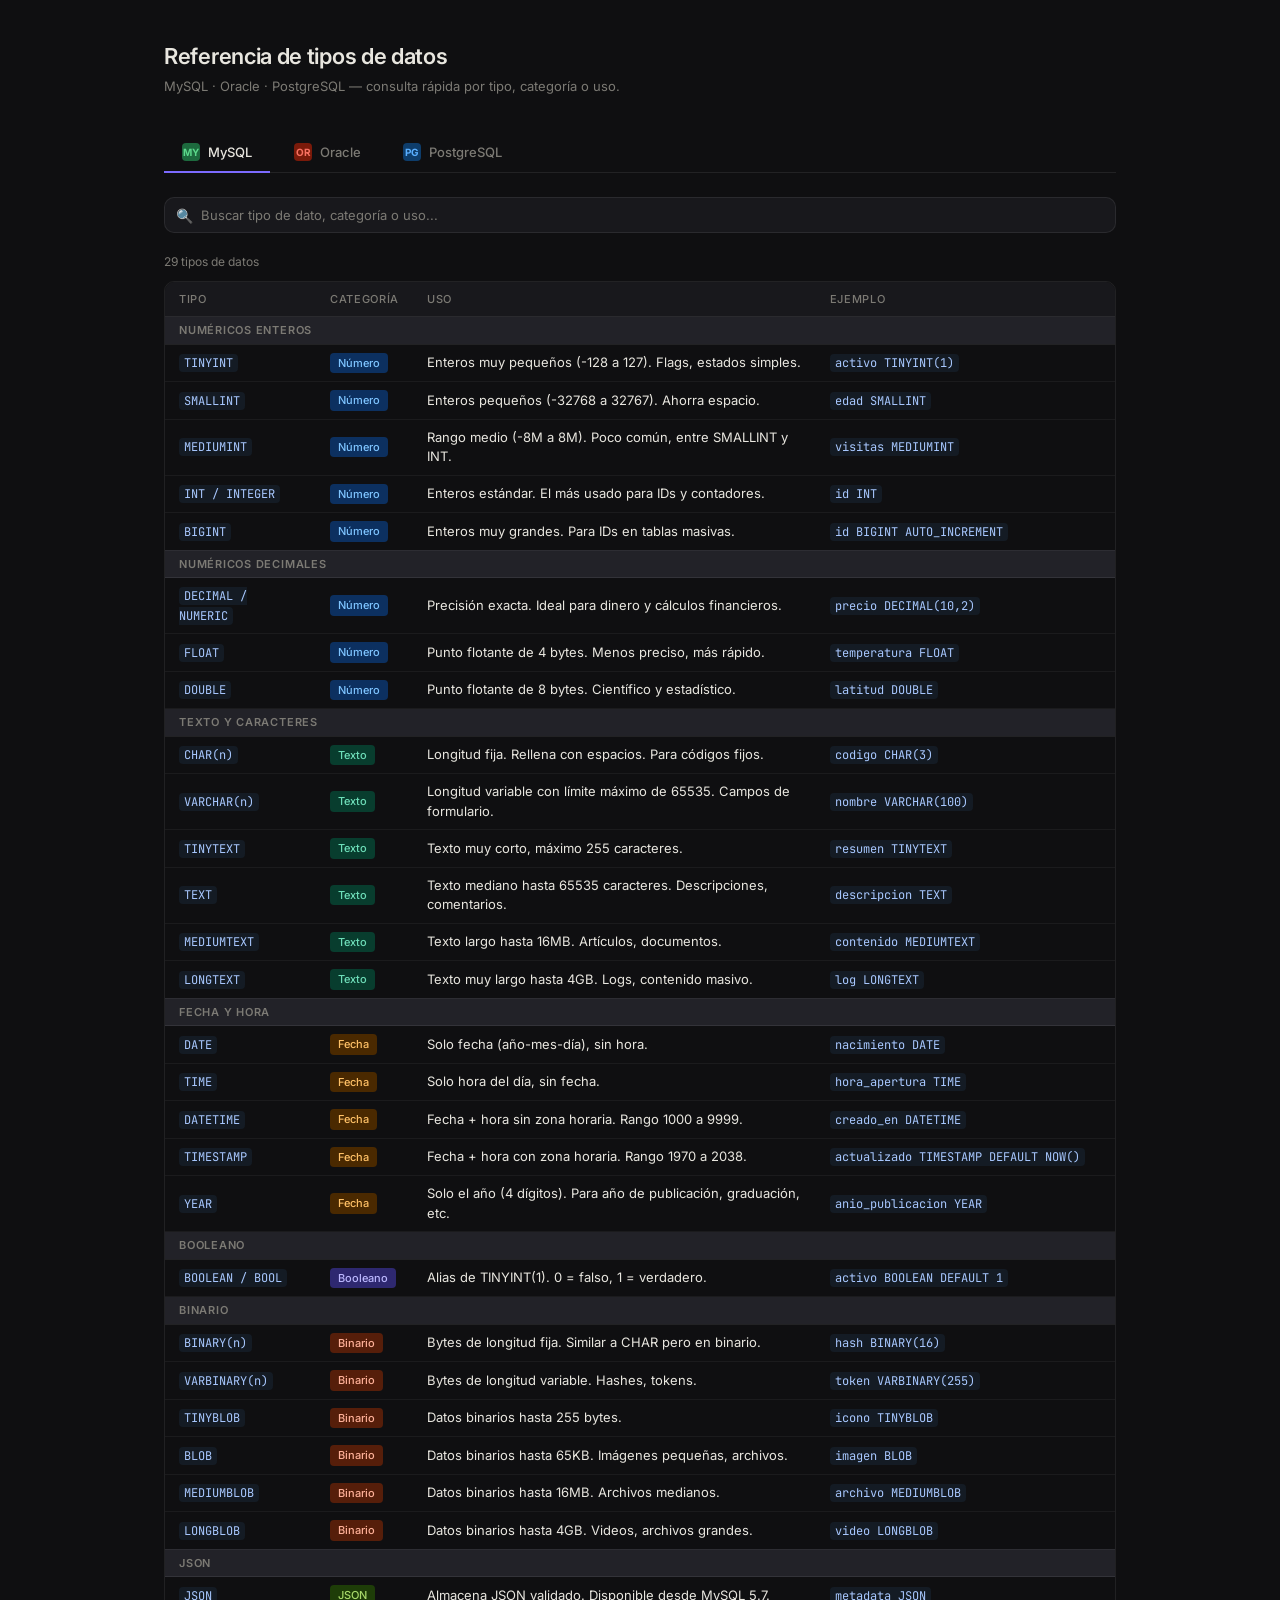
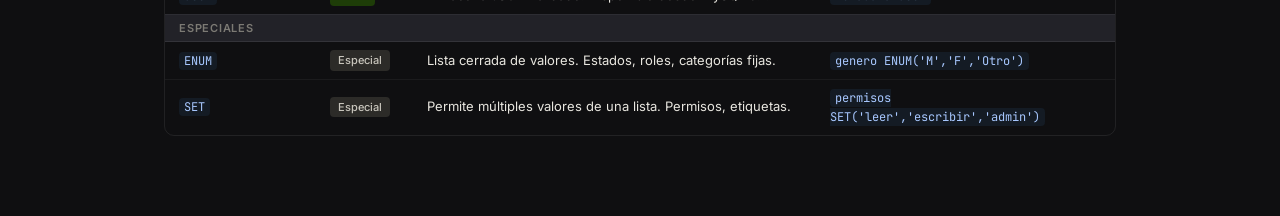
<file: index.html>
<!DOCTYPE html>
<html lang="es">
<head>
  <meta charset="UTF-8">
  <meta name="viewport" content="width=device-width, initial-scale=1.0">
  <meta name="description" content="Referencia rápida de tipos de datos para MySQL, Oracle y PostgreSQL. Consulta categorías, uso y ejemplos de cada tipo.">
  <title>Tipos de Datos — administracionBD</title>
  <link rel="stylesheet" href="css/styles.css">
</head>
<body>
  <div class="wrapper">

    <header>
      <h1>Referencia de tipos de datos</h1>
      <p>MySQL · Oracle · PostgreSQL — consulta rápida por tipo, categoría o uso.</p>
    </header>

    <nav class="tab-nav" id="tab-nav" role="tablist" aria-label="Bases de datos"></nav>

    <div id="panels"></div>

  </div>

  <script src="js/app.js"></script>
</body>
</html>
</file>
<file: css/styles.css>
/* ─── Google Fonts ─────────────────────────────────────────── */
@import url('https://fonts.googleapis.com/css2?family=Inter:wght@400;500;600&family=JetBrains+Mono:wght@400;500&display=swap');

/* ─── Tokens ────────────────────────────────────────────────── */
:root {
  --bg:        #0f0f11;
  --bg2:       #18181c;
  --bg3:       #222228;
  --border:    rgba(255,255,255,0.08);
  --border2:   rgba(255,255,255,0.05);
  --text:      #e8e6df;
  --muted:     #7c7a74;
  --accent:    #7c6aff;
  --accent2:   #4f9fff;
  --font:      'Inter', system-ui, sans-serif;
  --mono:      'JetBrains Mono', 'Courier New', monospace;
  --radius:    10px;
  --radius-sm: 6px;
}

/* ─── Reset ─────────────────────────────────────────────────── */
*, *::before, *::after { box-sizing: border-box; margin: 0; padding: 0; }

body {
  font-family: var(--font);
  background: var(--bg);
  color: var(--text);
  min-height: 100vh;
  line-height: 1.5;
}

/* ─── Layout ─────────────────────────────────────────────────── */
.wrapper {
  max-width: 1000px;
  margin: 0 auto;
  padding: 40px 24px 80px;
}

/* ─── Header ─────────────────────────────────────────────────── */
header {
  margin-bottom: 36px;
}

header h1 {
  font-size: 22px;
  font-weight: 600;
  letter-spacing: -0.3px;
  color: var(--text);
}

header p {
  font-size: 13px;
  color: var(--muted);
  margin-top: 4px;
}

/* ─── Tab nav ────────────────────────────────────────────────── */
.tab-nav {
  display: flex;
  gap: 6px;
  border-bottom: 1px solid var(--border);
  margin-bottom: 24px;
}

.tab-btn {
  display: flex;
  align-items: center;
  gap: 8px;
  padding: 10px 18px;
  border: none;
  background: transparent;
  color: var(--muted);
  font-family: var(--font);
  font-size: 13px;
  font-weight: 500;
  cursor: pointer;
  border-bottom: 2px solid transparent;
  margin-bottom: -1px;
  border-radius: var(--radius-sm) var(--radius-sm) 0 0;
  transition: color 0.15s, border-color 0.15s, background 0.15s;
}

.tab-btn:hover {
  color: var(--text);
  background: var(--bg2);
}

.tab-btn.active {
  color: var(--text);
  border-bottom-color: var(--accent);
}

.tab-btn .db-icon {
  width: 18px;
  height: 18px;
  border-radius: 4px;
  display: flex;
  align-items: center;
  justify-content: center;
  font-size: 10px;
  font-weight: 700;
  flex-shrink: 0;
}

.db-icon.mysql    { background: #1d6a3e; color: #5dd98c; }
.db-icon.oracle   { background: #7a1a0a; color: #f87060; }
.db-icon.postgres { background: #0e3d6b; color: #5aafff; }

/* ─── Search ─────────────────────────────────────────────────── */
.search-wrap {
  position: relative;
  margin-bottom: 20px;
}

.search-icon {
  position: absolute;
  left: 12px;
  top: 50%;
  transform: translateY(-50%);
  color: var(--muted);
  font-size: 14px;
  pointer-events: none;
}

.search-box {
  width: 100%;
  padding: 9px 12px 9px 36px;
  background: var(--bg2);
  border: 1px solid var(--border);
  border-radius: var(--radius);
  color: var(--text);
  font-family: var(--font);
  font-size: 13px;
  outline: none;
  transition: border-color 0.15s;
}

.search-box::placeholder { color: var(--muted); }
.search-box:focus { border-color: var(--accent); }

/* ─── Panel ──────────────────────────────────────────────────── */
.tab-panel { display: none; }
.tab-panel.active { display: block; }

/* ─── Table ──────────────────────────────────────────────────── */
.table-wrap {
  border: 1px solid var(--border);
  border-radius: var(--radius);
  overflow: hidden;
}

.db-table {
  width: 100%;
  border-collapse: collapse;
  font-size: 13px;
}

.db-table thead th {
  background: var(--bg2);
  color: var(--muted);
  font-weight: 500;
  font-size: 11px;
  text-transform: uppercase;
  letter-spacing: 0.06em;
  padding: 9px 14px;
  text-align: left;
  border-bottom: 1px solid var(--border);
}

.db-table td {
  padding: 8px 14px;
  border-bottom: 1px solid var(--border2);
  vertical-align: middle;
}

.db-table tr.data-row:last-child td { border-bottom: none; }

.db-table tr.data-row:hover td { background: var(--bg2); }

/* category header */
.db-table tr.cat-row td {
  background: var(--bg3);
  color: var(--muted);
  font-size: 11px;
  font-weight: 600;
  text-transform: uppercase;
  letter-spacing: 0.07em;
  padding: 5px 14px;
  border-bottom: 1px solid var(--border);
}

/* ─── Code ───────────────────────────────────────────────────── */
code {
  font-family: var(--mono);
  font-size: 12px;
  color: #a8c8ff;
  background: rgba(79,159,255,0.08);
  padding: 1px 5px;
  border-radius: 4px;
}

/* ─── Badges ─────────────────────────────────────────────────── */
.badge {
  display: inline-block;
  padding: 2px 8px;
  border-radius: 4px;
  font-size: 11px;
  font-weight: 500;
  white-space: nowrap;
}

.badge-num  { background: #0c3060; color: #7ec4ff; }
.badge-str  { background: #083d2e; color: #6dddb8; }
.badge-date { background: #4a2900; color: #ffc166; }
.badge-bool { background: #2e2870; color: #bcb8ff; }
.badge-bin  { background: #561e0a; color: #ffb199; }
.badge-json { background: #1e3d08; color: #a8d96a; }
.badge-spec { background: #2c2b28; color: #c8c5bc; }
.badge-lob  { background: #56152e; color: #ffaacc; }
.badge-xml  { background: #2e2870; color: #bcb8ff; }
.badge-net  { background: #1c3a4a; color: #80d4f7; }
.badge-geo  { background: #4a1010; color: #ff9f9f; }
.badge-obs  { background: #3a1010; color: #ff8080; }

/* ─── Hidden (search filter) ─────────────────────────────────── */
.hidden { display: none; }

/* ─── Stats bar ──────────────────────────────────────────────── */
.stats {
  font-size: 12px;
  color: var(--muted);
  margin-bottom: 10px;
  min-height: 18px;
}

/* ─── Empty state ────────────────────────────────────────────── */
.empty-state {
  text-align: center;
  padding: 48px 24px;
  color: var(--muted);
  font-size: 13px;
  display: none;
}

/* ─── Responsive ─────────────────────────────────────────────── */
@media (max-width: 640px) {
  .wrapper { padding: 24px 16px 60px; }
  .tab-btn span.label { display: none; }
  .tab-btn { padding: 10px 14px; }
  .db-table thead th:nth-child(3),
  .db-table td:nth-child(3) { display: none; }
}
</file>
